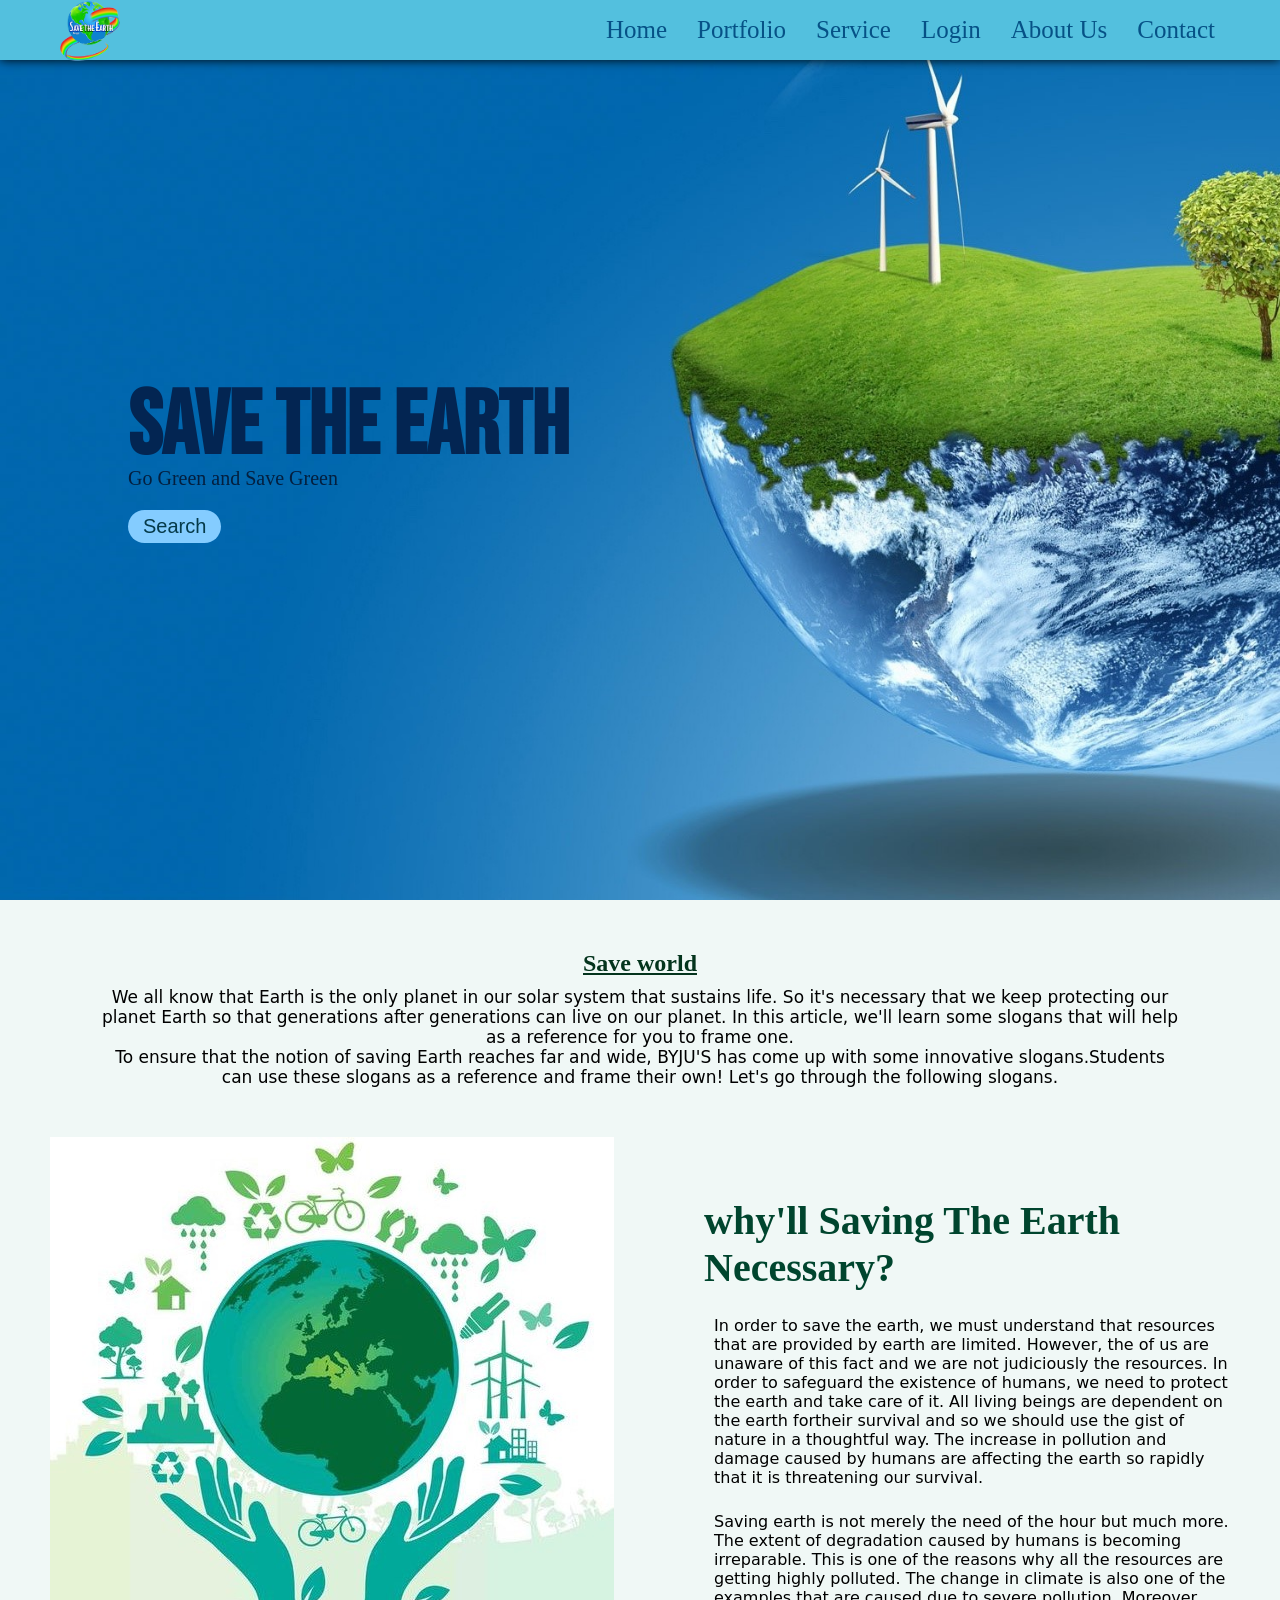
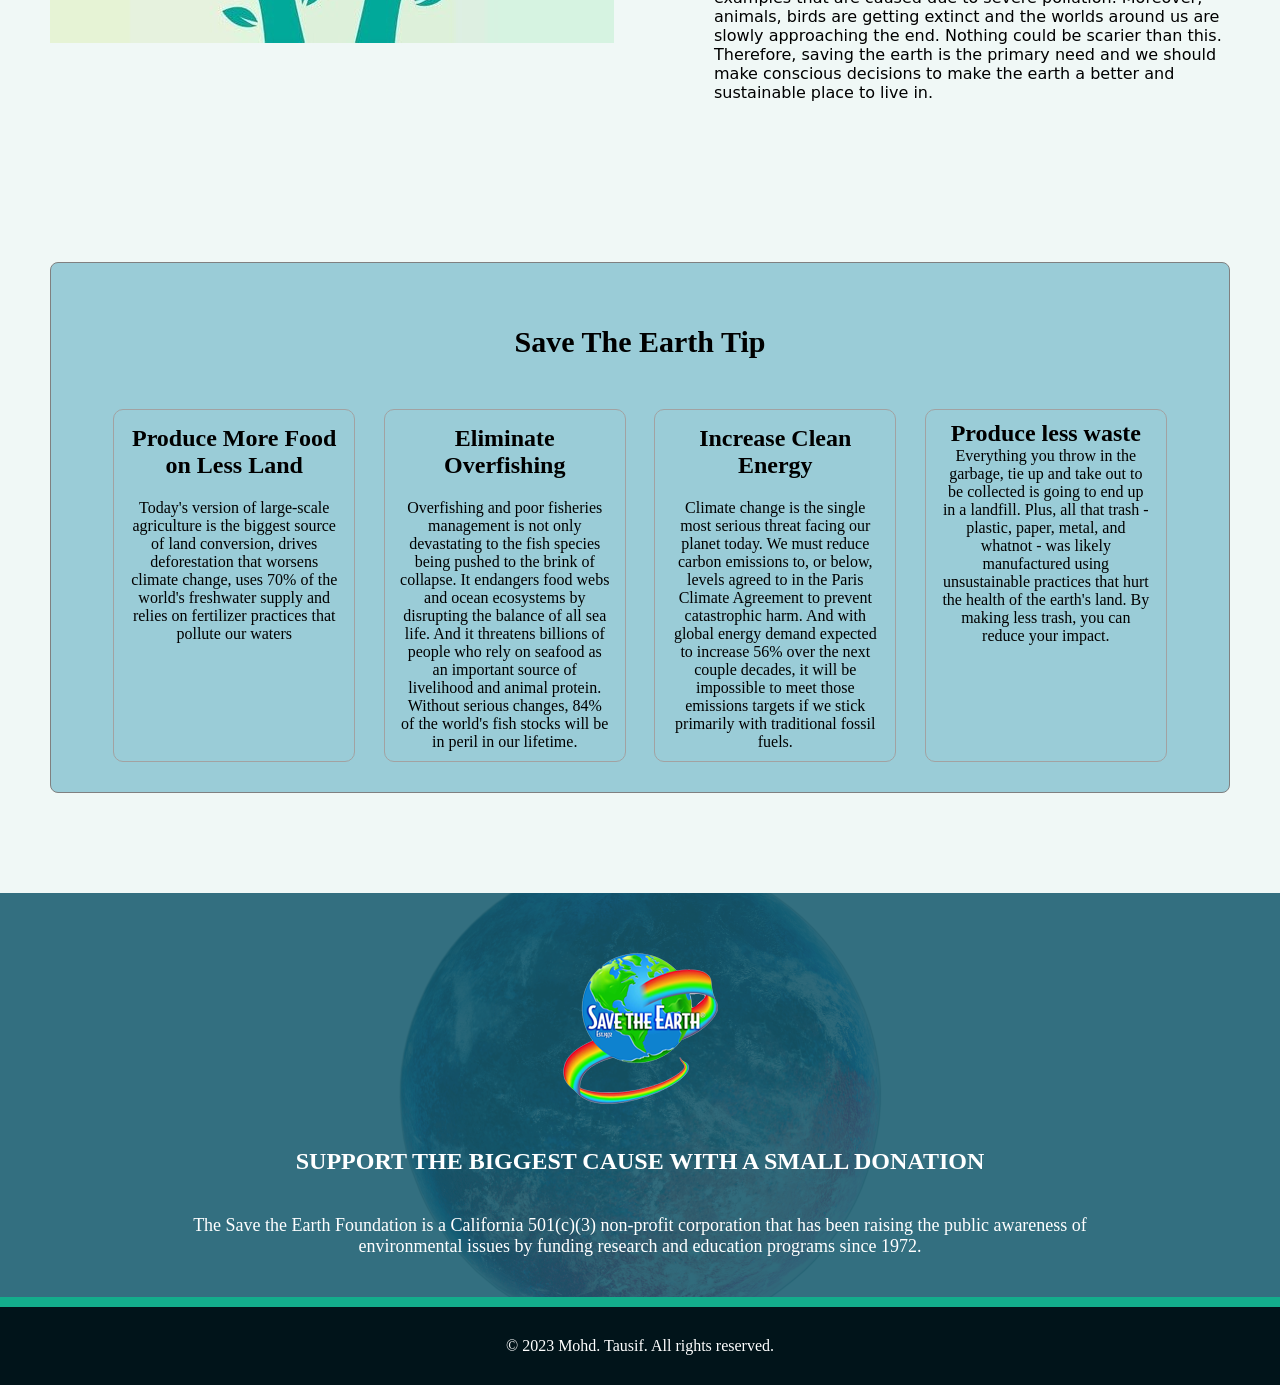
<file: 4. Save The Earth/Index.html>
<!DOCTYPE html>
<html lang="en">

<head>
   <meta charset="UTF-8">
   <meta http-equiv="X-UA-Compatible" content="IE=edge">
   <meta name="viewport" content="width=device-width, initial-scale=1.0">
   <title>Document</title>
   <link rel="stylesheet" href="./index.css">
   <link href="https://fonts.googleapis.com/css2?family=Bebas+Neue&family=Silkscreen&display=swap" rel="stylesheet">
</head>

<body>
   <nav class="nav">
      <ul class="icon">
         <li>
            <img class="icon-img" src="./image/Earthlogo.png" alt="img">
         </li>
      </ul>
      <ul class="menu">
         <li><a href="#contact">Contact</a></li>
         <li><a href="#about">About Us</a></li>
         <li><a href="#login">Login</a></li>
         <li><a href="#service">Service</a></li>
         <li><a href="#portfolio">Portfolio</a></li>
         <li><a href="">Home</a></li>
      </ul>
   </nav>
   <header id="banner">
      <div class="banner-text">
         <h1>Save The Earth</h1>
         <p>Go Green and Save Green</p>
         <div class="search-btn">
            <input type="submit" value="Search" class="btn">
         </div>
      </div>
   </header>

   <section id=section>
      <div>
         <h2 class="title">Save world</h2>
         <p class="title-pra">We all know that Earth is the only planet in our solar system that sustains life. So
            it's necessary that we keep protecting our planet Earth so that generations after generations can live
            on
            our planet. In this article, we'll learn some slogans that will help as a reference for you to frame
            one.
         </p>
         <p class="title-pra">To ensure that the notion of saving Earth reaches far and wide, BYJU'S has come up with
            some innovative slogans.Students can use these slogans as a reference and frame their own! Let's go
            through
            the following slogans.</p>
      </div>
   </section>
   <!---------------------------web intro part------------------------->
   <section class="web-intro">
      <div class="row">
         <div class="col">
            <div class="intro-img">
               <img src="./image/save-world.jpg" alt="img">
            </div>
         </div>

         <div class="col">
            <div class="intro-text">
               <h1>
                  why'll Saving The Earth Necessary?
               </h1>
               <p>
                  In order to save the earth, we must understand that resources that are provided by earth are
                  limited.
                  However, the of us are unaware of this fact and we are not judiciously the resources. In order
                  to
                  safeguard the existence of humans, we need to protect the earth and take care of it. All living
                  beings
                  are dependent on the earth fortheir survival and so we should use the gist of nature in a
                  thoughtful
                  way. The increase in pollution and damage caused by humans are affecting the earth so rapidly
                  that
                  it
                  is threatening our survival.
               </p>
               <p>
                  Saving earth is not merely the need of the hour but much more. The extent of degradation caused
                  by
                  humans is becoming irreparable. This is one of the reasons why all the resources are getting
                  highly
                  polluted. The change in climate is also one of the examples that are caused due to severe
                  pollution.
                  Moreover, animals, birds are getting extinct and the worlds around us are slowly approaching the
                  end.
                  Nothing could be scarier than this. Therefore, saving the earth is the primary need and we
                  should
                  make
                  conscious decisions to make the earth a better and sustainable place to live in.
               </p>
               <!-- <p>Overfishing and poor fisheries management is not devastating to the fish species being pushed to the
                   brink of collapse. It endangers food webs and ocean ecosystems by disrupting the balance of
                   all sea life. And it threatens billions of people who rely on seafood as an important source of
                   livelihood and animal protein. Without serious changes, 84% of the world's fish stocks will be in
                   peril in our lifetime.
                </p> -->
            </div>
         </div>
      </div>
   </section>

   <!-- more info -->
   <section id="tip">
      <div class="top">
         <div class="tip-heading">
            <h1>Save The Earth Tip</h1>
         </div>

         <div class="tip-row">
            <div class="col-3">
               <div class="icon">
                  <i></i>
               </div>
               <div class="tip-SubTitle">
                  <h1>Produce More Food on Less Land</h1>
               </div>
               <div class="tip-Para">
                  <p>Today's version of large-scale agriculture is the biggest source of land conversion, drives
                     deforestation that worsens climate change, uses 70% of the world's freshwater supply and
                     relies
                     on fertilizer practices that pollute our waters</p>
               </div>
            </div>

            <div class="col-3">
               <div class="icon">
                  <i></i>
               </div>
               <div class="tip-SubTitle">
                  <h1>Eliminate Overfishing</h1>
               </div>
               <div class="tip-Para">
                  <p>Overfishing and poor fisheries management is not only devastating to the fish species being
                     pushed
                     to the brink of collapse. It endangers food webs and ocean ecosystems by disrupting the
                     balance
                     of
                     all sea life. And it threatens billions of people who rely on seafood as an important source
                     of
                     livelihood and animal protein. Without serious changes, 84% of the world's fish stocks will
                     be
                     in
                     peril in our lifetime.
                  </p>
               </div>
            </div>

            <div class="col-3">
               <div class="icon">
                  <i></i>
               </div>
               <div class="tip-SubTitle">
                  <h1>Increase Clean Energy</h1>
               </div>
               <div class="tip-Para">
                  <p>Climate change is the single most serious threat facing our planet today. We must reduce
                     carbon
                     emissions to, or below, levels agreed to in the Paris Climate Agreement to prevent
                     catastrophic
                     harm. And with global energy demand expected to increase 56% over the next couple decades,
                     it
                     will
                     be impossible to meet those emissions targets if we stick primarily with traditional fossil
                     fuels.
                  </p>
               </div>
            </div>

            <div class="col-3">
               <div class="icon">
                  <i></i>
               </div>
               <div class="tip-subtitle">
                  <h1>
                     Produce less waste
                  </h1>
               </div>
               <div class="tip-para">
                  <p>
                     Everything you throw in the garbage, tie up and take out to be collected is going to end up in a
                     landfill. Plus, all
                     that trash - plastic, paper, metal, and whatnot - was likely manufactured using unsustainable
                     practices that hurt the
                     health of the earth's land. By making less trash, you can reduce your impact.
                  </p>
               </div>
            </div>

         </div>
      </div>
      </div>
   </section>

   <!-----------------------------Support--------------------------->
   <section class="contactForm">
      <div class="info">
         <div class="image">
            <img src="./image/Earthlogo.png" alt="">
         </div>

         <div class="paragraph">
            <h2>SUPPORT THE BIGGEST CAUSE WITH A SMALL DONATION</h2>
            <p>The Save the Earth Foundation is a California 501(c)(3) non-profit corporation that has been raising the
               public
               awareness of environmental issues by funding research and education programs since 1972.</p>
         </div>
      </div>
   </section>



   <footer>
      <center class="footer">
         &copy; 2023 Mohd. Tausif. All rights reserved.
      </center>
   </footer>
</body>

</html>
</file>
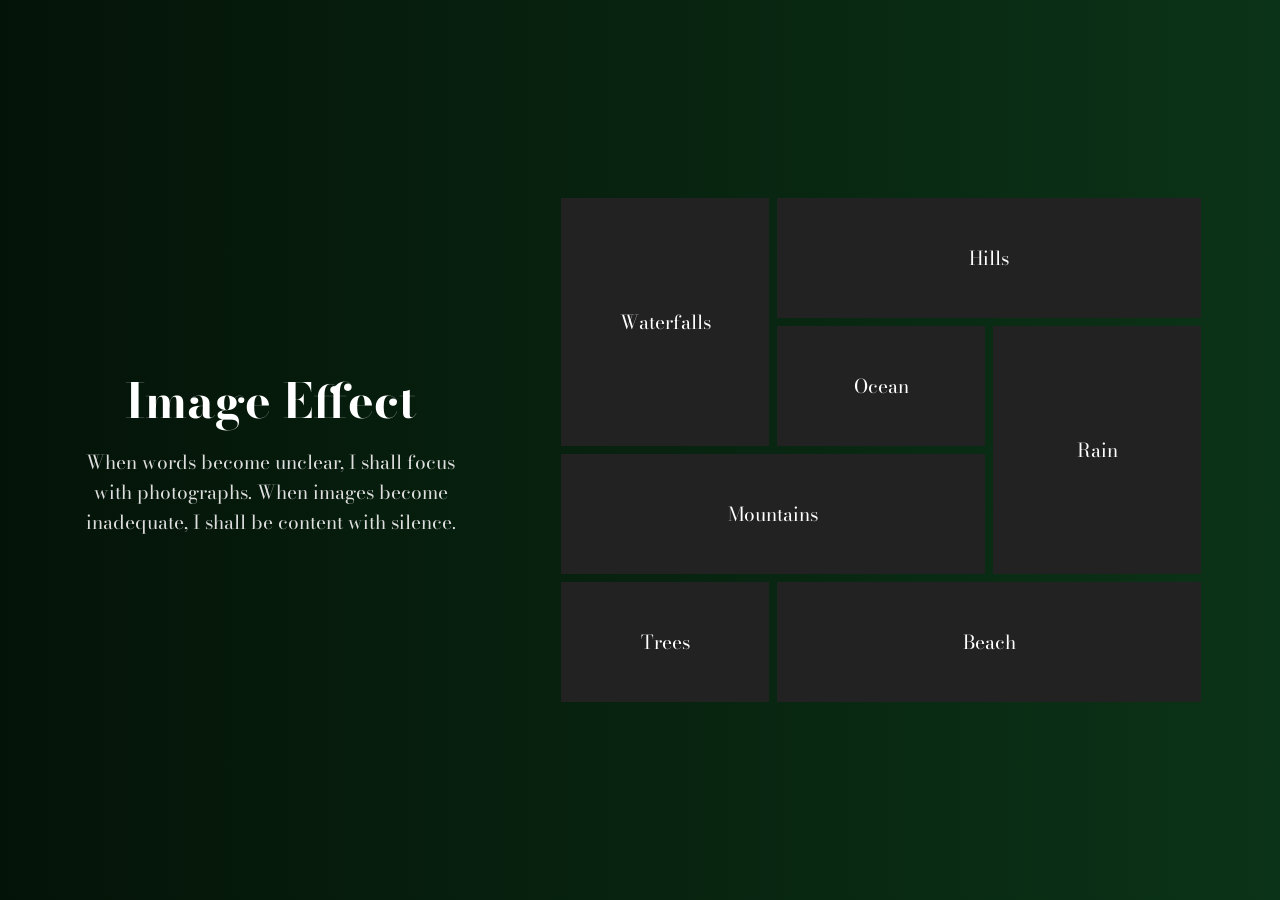
<file: 2. Gallery/image Gallery.html>
<!DOCTYPE html>
<html lang="en">

<head>
   <meta charset="UTF-8">
   <meta name="viewport" content="width=device-width, initial-scale=1.0">
   <title>Image Gallery</title>
   <link rel="stylesheet" href="./image Gallery.css">
</head>

<body>
   <div class="container">
      <div class="left-text">
         <h1 class="heading">Image Effect</h1>
         <p class="subheading">When words become unclear, I shall focus with photographs. When images become inadequate,
            I shall be content with silence.</p>
      </div>
      <div class="gallery">
         <div class="box row-2" id="box-1"
            style="background-image: url(https://images.unsplash.com/photo-1433086966358-54859d0ed716?ixlib=rb-4.0.3&ixid=MnwxMjA3fDB8MHxwaG90by1wYWdlfHx8fGVufDB8fHx8&auto=format&fit=crop&w=774&q=80);">
            Waterfalls</div>
         <div class="box col-2"
            style="background-image: url(https://images.unsplash.com/photo-1470071459604-3b5ec3a7fe05?ixlib=rb-4.0.3&ixid=MnwxMjA3fDB8MHxwaG90by1wYWdlfHx8fGVufDB8fHx8&auto=format&fit=crop&w=1574&q=80);">
            Hills</div>
         <div class="box"
            style="background-image: url(https://images.unsplash.com/photo-1497449493050-aad1e7cad165?ixlib=rb-4.0.3&ixid=MnwxMjA3fDB8MHxwaG90by1wYWdlfHx8fGVufDB8fHx8&auto=format&fit=crop&w=1065&q=80);">
            Ocean</div>
         <div class="box row-2"
            style="background-image: url(https://images.unsplash.com/photo-1518173946687-a4c8892bbd9f?ixlib=rb-4.0.3&ixid=MnwxMjA3fDB8MHxwaG90by1wYWdlfHx8fGVufDB8fHx8&auto=format&fit=crop&w=774&q=80);">
            Rain</div>
         <div class="box col-2"
            style="background-image: url(https://images.unsplash.com/photo-1426604966848-d7adac402bff?ixlib=rb-4.0.3&ixid=MnwxMjA3fDB8MHxwaG90by1wYWdlfHx8fGVufDB8fHx8&auto=format&fit=crop&w=2070&q=80);">
            Mountains</div>
         <div class="box"
            style="background-image: url(https://images.unsplash.com/photo-1446329813274-7c9036bd9a1f?ixlib=rb-4.0.3&ixid=MnwxMjA3fDB8MHxwaG90by1wYWdlfHx8fGVufDB8fHx8&auto=format&fit=crop&w=1770&q=80);">
            Trees</div>
         <div class="box col-2"
            style="background-image: url(https://images.unsplash.com/photo-1507525428034-b723cf961d3e?ixlib=rb-4.0.3&ixid=MnwxMjA3fDB8MHxwaG90by1wYWdlfHx8fGVufDB8fHx8&auto=format&fit=crop&w=2073&q=80);">
            Beach</div>
      </div>
   </div>

</body>

</html>
</file>
<file: 4. Save The Earth/index.css>
/* nav{
    background-color: rgb(205, 143, 61);
    height: 20px;
    width: auto;
} */
* {
	margin: 0;
	padding: 0;
	/* box-sizing: border-box; */
}
body {
	background-color: #85c6ba1f;
}
.nav {
	background-color: rgb(83, 192, 222);
	width: 100%;
	height: 60px;
	box-shadow: 0 0 10px 0;
	/* border: 1px solid #8ecae6; */
	position: fixed;
	z-index: 20;
}
.icon li {
	/* width: 25px;
      height: 25px; */
	margin: 8px 0 0 60px;
	float: left;
	color: rgb(0, 37, 46);
	list-style: none;
}
.icon-img {
	margin-top: -7px;
	width: 60px;
	height: 60px;
}

.menu li {
	list-style: none;
	float: right;
	font-size: 25px;
}
.menu {
	margin-right: 50px;
}
.menu li a {
	text-decoration: none;
	color: rgb(6, 81, 134);
	padding: 0 15px;
	line-height: 60px;
	display: block;
}

.menu li:hover {
	cursor: pointer;
	background-color: rgba(2, 82, 129, 0.262);
	color: #005157;
}
.icon :hover {
	color: rgb(4, 104, 180);
	cursor: pointer;
}
#banner {
	width: 100%;
	height: 100vh;
	background-image: url(./image/go_green.jpg);
	background-size: cover;
}
@media (max-width: 1100px) {
	#banner {
	}
}

.banner-text {
	position: absolute;
	top: 43%;
	left: 10%;
}
.banner-text h1 {
	color: rgb(3, 37, 82);
	font-family: "Bebas Neue", serif;
	font-size: 90px;
	line-height: 80px;
}
.banner-text p {
	color: rgb(4, 31, 62);
	font-size: 20px;
}
.search-btn {
	margin-top: 20px;
	border: none;
}
.btn {
	border: 0px;
	border-radius: 20px;
	padding: 5px 15px;
	font-size: 20px;
	background-color: rgb(132, 204, 255);
	color: rgb(5, 58, 73);
	cursor: pointer;
}
.title {
	margin: 50px 0 10px 0;
	text-align: center;
	color: rgb(4, 52, 29);
	text-decoration: underline;
}
.title-pra {
	text-align: center;
	padding: 0 100px;
	font-size: 17px;
	font-family: system-ui, -apple-system, BlinkMacSystemFont, "Segoe UI", Roboto,
		Oxygen, Ubuntu, Cantarell, "Open Sans", "Helvetica Neue", sans-serif;
}

/*------ web intro part ------------*/
.row {
	margin-top: 50px;
	width: 100%;
	display: flex;
}
.col {
	height: auto;
}
.intro-img {
	height: 500px;
	padding: 0 50px;
}
.intro-img img {
	/* width: 83%; */
	/* height: 550px; */
	object-fit: cover;
}
.intro-text {
	padding: 60px 40px;
}
.intro-text h1 {
	color: rgb(0, 69, 46);
	font-size: 40px;
}
.intro-text p {
	font-family: system-ui, -apple-system, BlinkMacSystemFont, "Segoe UI", Roboto,
		Oxygen, Ubuntu, Cantarell, "Open Sans", "Helvetica Neue", sans-serif;
	margin-top: 25px;
	padding: 0 10px;
}

/*-------- more info --------------*/

#tip {
	margin: 100px 50px;
	padding: 0px;
	background-color: #3496b174;
	padding: 12px 12px 20px;
	border-radius: 8px;
	border: 1px solid gray;
}

.tip-heading {
	margin-top: 50px;
	margin-bottom: 50px;
	text-align: center;
	font-size: 20px;
}
.tip-row {
	margin: 10px 50px;
	padding: 0px;
	display: flex;
	justify-content: space-between;
}
.col-3 {
	box-sizing: border-box;
	text-align: center;
	float: left;
	/* margin: 0px; */
	width: 23%;
	padding: 10px 15px;
	/* background-color: #4f7a7d7c; */
	border: 1px solid rgb(162, 162, 162);
	border-radius: 10px;
}

.tip-SubTitle {
	margin-top: 5px;
}
.tip-Para {
	margin-top: 20px;
}

/*----- Support -----*/
.contactForm {
	background-image: url(./image/earth.png);
	background-repeat: no-repeat;
	background-position: center;
	/* background-size: cover;  */
	/* width: 250px;*/
	/* height: 500px; */
}

.info {
	background-color: #165b6edd;
	/* padding-top: 50px; */
}

.image {
	box-sizing: border-box;
	text-align: center;
	padding-top: 60px;
	padding-bottom: 40px;
}
.paragraph {
	text-align: center;
	color: white;
	padding-bottom: 40px;
}
.paragraph p {
	text-align: center;
	margin-top: 40px;
	font-size: 18px;
	padding: 0 150px;
	color: white;
}
.footer {
	border-top: 10px solid #13ad8c;
	padding: 30px;
	/* height: 60px; */
	background-color: #01141a;
	color: white;
}
</file>
<file: 2. Gallery/image Gallery.css>
@import url("https://fonts.googleapis.com/css2?family=Bodoni+Moda:opsz,wght@6..96,400;6..96,900&display=swap");

* {
   margin: 0;
   padding: 0;
   box-sizing: border-box;
}

body {
   font-family: "Bodoni Moda", serif;
   font-size: 1.2rem;
}

.container {
   min-height: 100vh;
   display: flex;
   justify-content: space-evenly;
   align-items: center;
   gap: 20px;
   background: linear-gradient(to right, #041308, #0b3317);
}
.left-text {
   flex-basis: 30%;
}

.heading {
   font-size: 3rem;
   color: white;
   text-align: center;
}
.subheading {
   margin-top: 10px;
   color: #ddd;
   text-align: center;
}
.gallery {
   flex-basis: 50%;
   display: grid;
   gap: 8px;
   grid-template-columns: repeat(3, 1fr);
   grid-auto-rows: 120px;
}

.box {
   background-size: cover;
   background-position: top;
   color: white;
   display: flex;
   justify-content: center;
   align-items: center;
   background-color: #222;
   transition: all 1s ease-in-out;
   cursor: pointer;
   background-blend-mode: hard-light;
   /* filter: grayscale(100%); */
}
.box:hover {
   background-color: #999;
   background-position: center;
   box-shadow: 0 0 5px #fff;  
   /* filter: grayscale(0); */
}

.col-2 {
   grid-column: span 2;
}
.row-2 {
   grid-row: span 2;
}

/* @media() */
</file>
